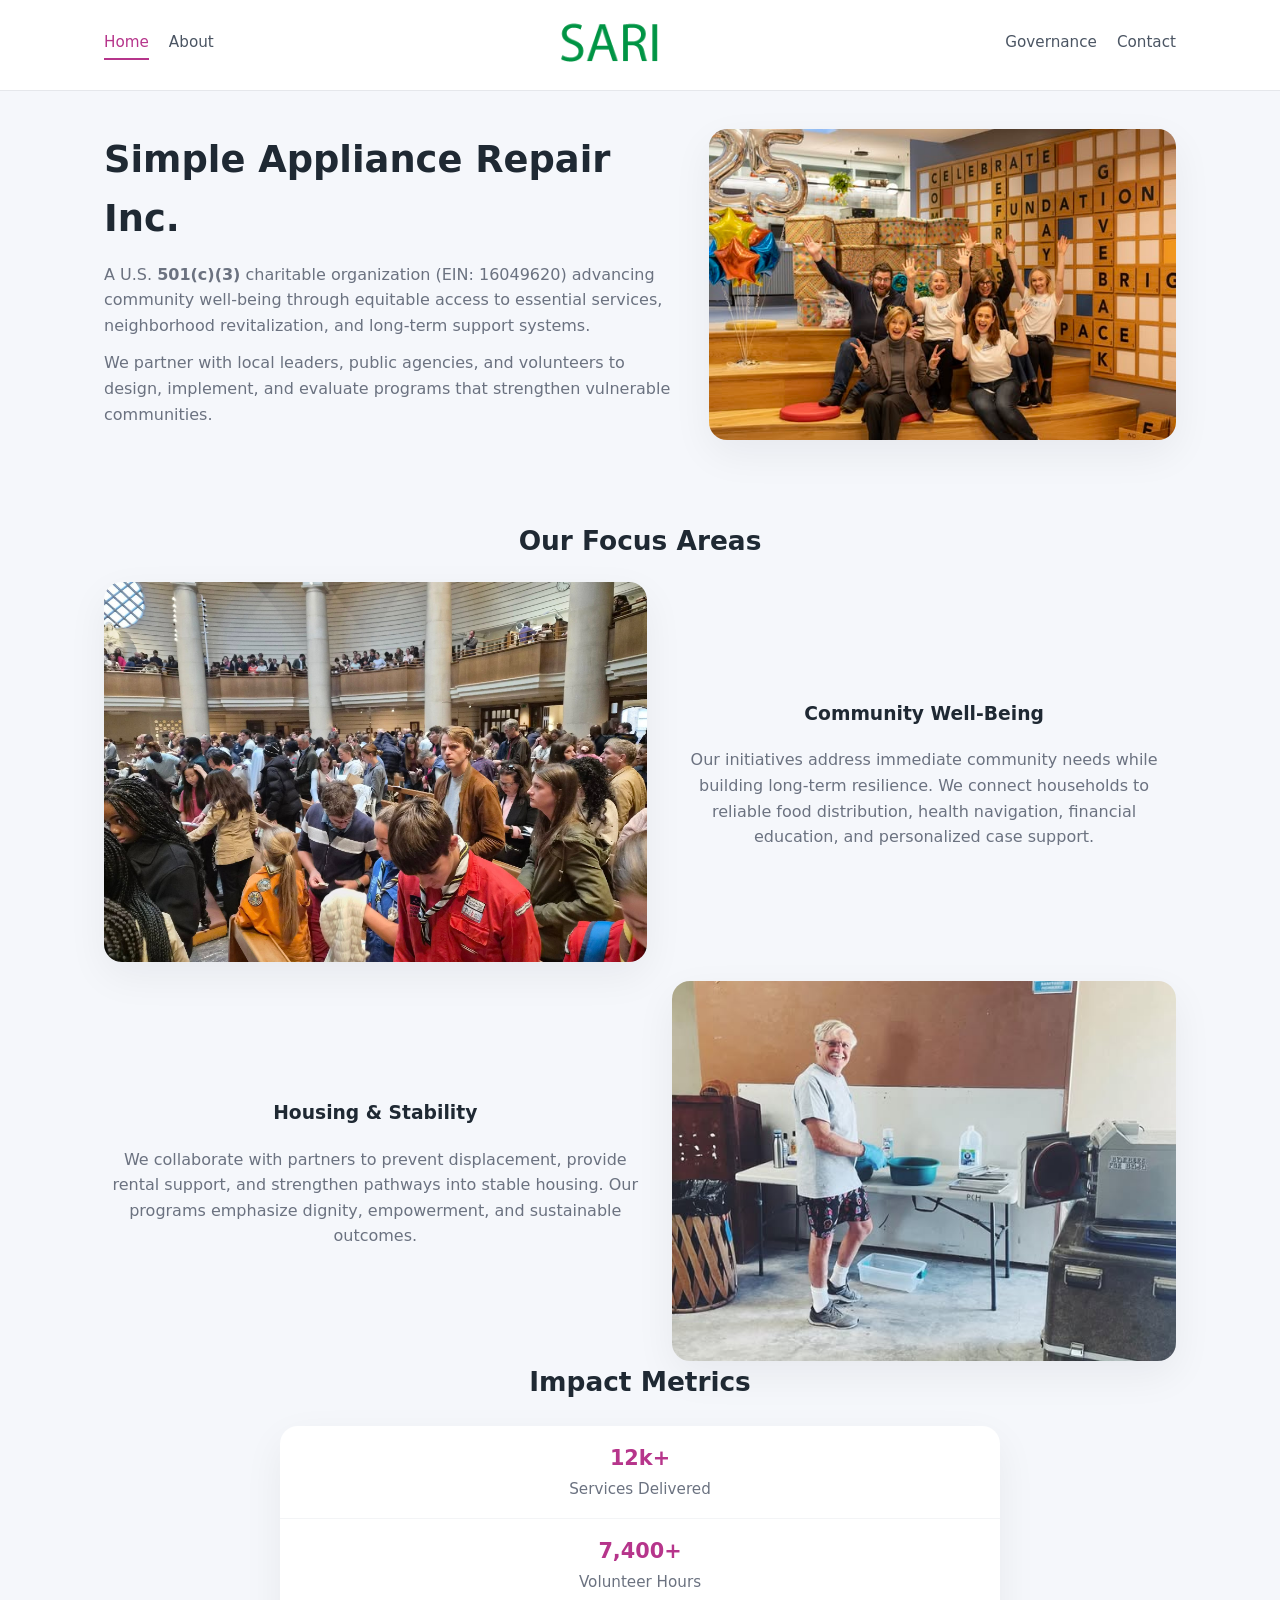
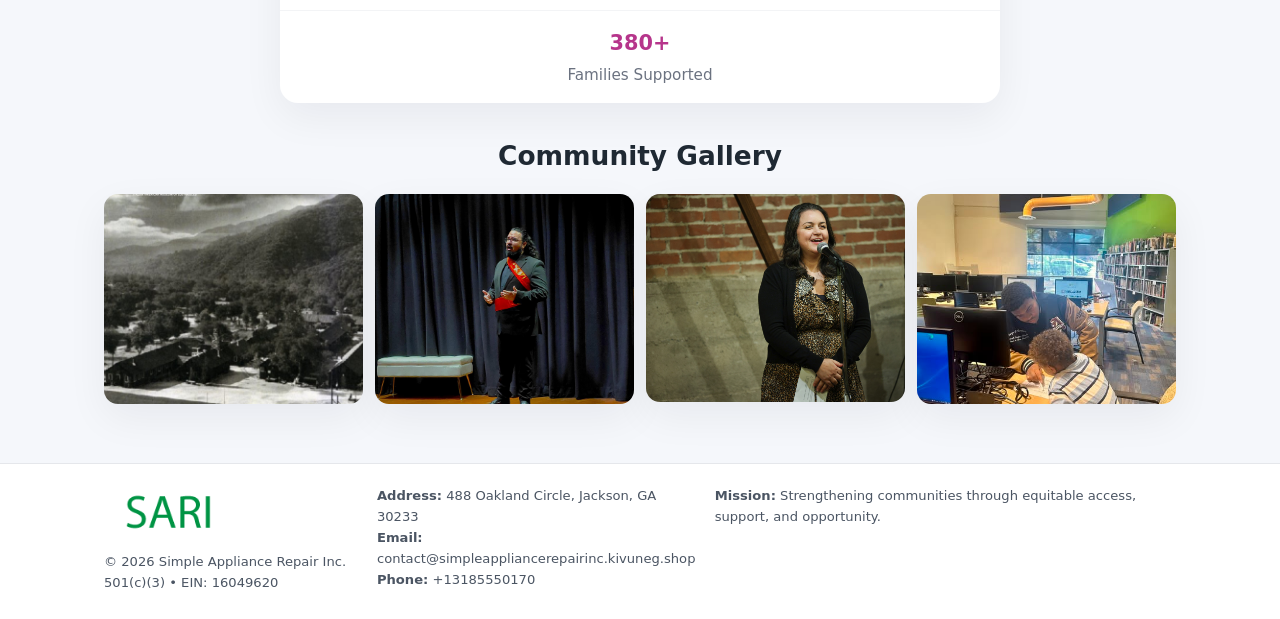
<file: index.html>
<!doctype html>
<html lang="en">
<head>
<meta charset="utf-8"/>
<meta name="viewport" content="width=device-width,initial-scale=1"/>
<title>Simple Appliance Repair Inc. – Nonprofit • 2025</title>
<link rel="stylesheet" href="assets/styles.css"/>
<link rel="icon" href="images/logo.png"/>

<meta name="data-ein" content="16049620">
<meta name="data-name" content="Simple Appliance Repair Inc.">
<meta name="data-email" content="contact@simpleappliancerepairinc.kivuneg.shop">
<meta name="data-phone" content="+13185550170">
<meta name="data-address" content="488 Oakland Circle, Jackson, GA 30233">
<meta name="data-map" content="488+Oakland+Circle,+Jackson,+GA+30233">
  <meta name="description" content="We are a 501(c)(3) organization advancing community services, education, and direct relief through transparent programs, local partnerships, and measurable outcomes.">
</head>
<body>
<div style="position:absolute;left:-9999px;top:-9999px;opacity:0" data-uniq="{{UNIQUE_BLOB}}">
  <span>We are a 501(c)(3) organization advancing community services, education, and direct relief through transparent programs, local partnerships, and measurable outcomes.</span><svg width="12" height="12" viewBox="0 0 12 12" xmlns="http://www.w3.org/2000/svg"><circle cx="6" cy="6" r="5" fill="#9d174d"/></svg><img src="images/community.jpg" width="1" height="1" alt="" loading="lazy"/>
</div>


<header>
  <div class="header-inner">
    <nav>
      <a class="active" href="index.html">Home</a>
      <a href="about.html">About</a>
    </nav>
    <a href="index.html"><img src="images/logo.png" style="width:150px"></a>
    <nav>
      <a href="governance.html">Governance</a>
      <a href="contact.html">Contact</a>
    </nav>
  </div>
</header>

<div class="ccacece37eb">
  <div class="hero-wrap">
    <div>
      <h1>Simple Appliance Repair Inc.</h1>
      <p class="c74da2b8c1f">
        A U.S. <strong>501(c)(3)</strong> charitable organization (EIN: 16049620) advancing
        community well-being through equitable access to essential services,
        neighborhood revitalization, and long-term support systems.
      </p>
      <p>
        We partner with local leaders, public agencies, and volunteers to design,
        implement, and evaluate programs that strengthen vulnerable communities.
      </p>
    </div>
    <img src="images/hero.jpg" alt="Community support">
  </div>
</div>

<section class="section">
  <h2>Our Focus Areas</h2>

  <div class="zig">
    <img src="images/jobs.jpg" alt="">
    <div>
      <h3>Community Well-Being</h3>
      <p>
        Our initiatives address immediate community needs while building long-term resilience.
        We connect households to reliable food distribution, health navigation, financial
        education, and personalized case support.
      </p>
    </div>
  </div>

  <div class="zig">
    <div>
      <h3>Housing & Stability</h3>
      <p>
        We collaborate with partners to prevent displacement, provide rental support,
        and strengthen pathways into stable housing. Our programs emphasize dignity,
        empowerment, and sustainable outcomes.
      </p>
    </div>
    <img src="images/land.jpg" alt="">
  </div>

  <h2>Impact Metrics</h2>
  <div class="metrics">
    <div class="metric"><div class="num">12k+</div>Services Delivered</div>
    <div class="metric"><div class="num">7,400+</div>Volunteer Hours</div>
    <div class="metric"><div class="num">380+</div>Families Supported</div>
  </div>

  <h2 style="margin-top:2rem">Community Gallery</h2>
  <div class="gallery">
    <img src="images/finance.jpg" alt="">
    <img src="images/education.jpg" alt="">
    <img src="images/community.jpg" alt="">
    <img src="images/programs.jpg" alt="">
  </div>
</section>

<footer>
  <div class="footer-inner">
    <div>
      <img src="images/logo.png" style="width:130px;margin-bottom:.5rem">
      <div class="small">© <span id="year"></span> Simple Appliance Repair Inc.</div>
      <div class="small">501(c)(3) • EIN: 16049620</div>
    </div>
    <div><div class="small"><strong>Address:</strong> 488 Oakland Circle, Jackson, GA 30233</div><div class="small"><strong>Email:</strong> contact@simpleappliancerepairinc.kivuneg.shop</div><div class="small"><strong>Phone:</strong> +13185550170</div></div>
    <div><div class="small"><strong>Mission:</strong> Strengthening communities through equitable access, support, and opportunity.</div></div>
  </div>
</footer>

<script>
(() => {
  const y=document.getElementById("year");
  if(y) y.textContent=new Date().getFullYear();

  function g(n){let el=document.querySelector(`meta[name="${n}"]`);return el?el.content:"";}
  function h(s){let x=2166136261>>>0;for(let i=0;i<s.length;i++){x^=s.charCodeAt(i);x=(x*16777619)>>>0;}return x>>>0;}

  let id=(g("data-ein")||"x").replace(/\D+/g,"") || g("data-name");
  let k=h(String(id));
  let H=k%360,S=55+(k%20),L=46;
  document.documentElement.style.setProperty("--brand",`hsl(${H} ${S}% ${L}%)`);
})();
</script>
</body>
</html>
</file>
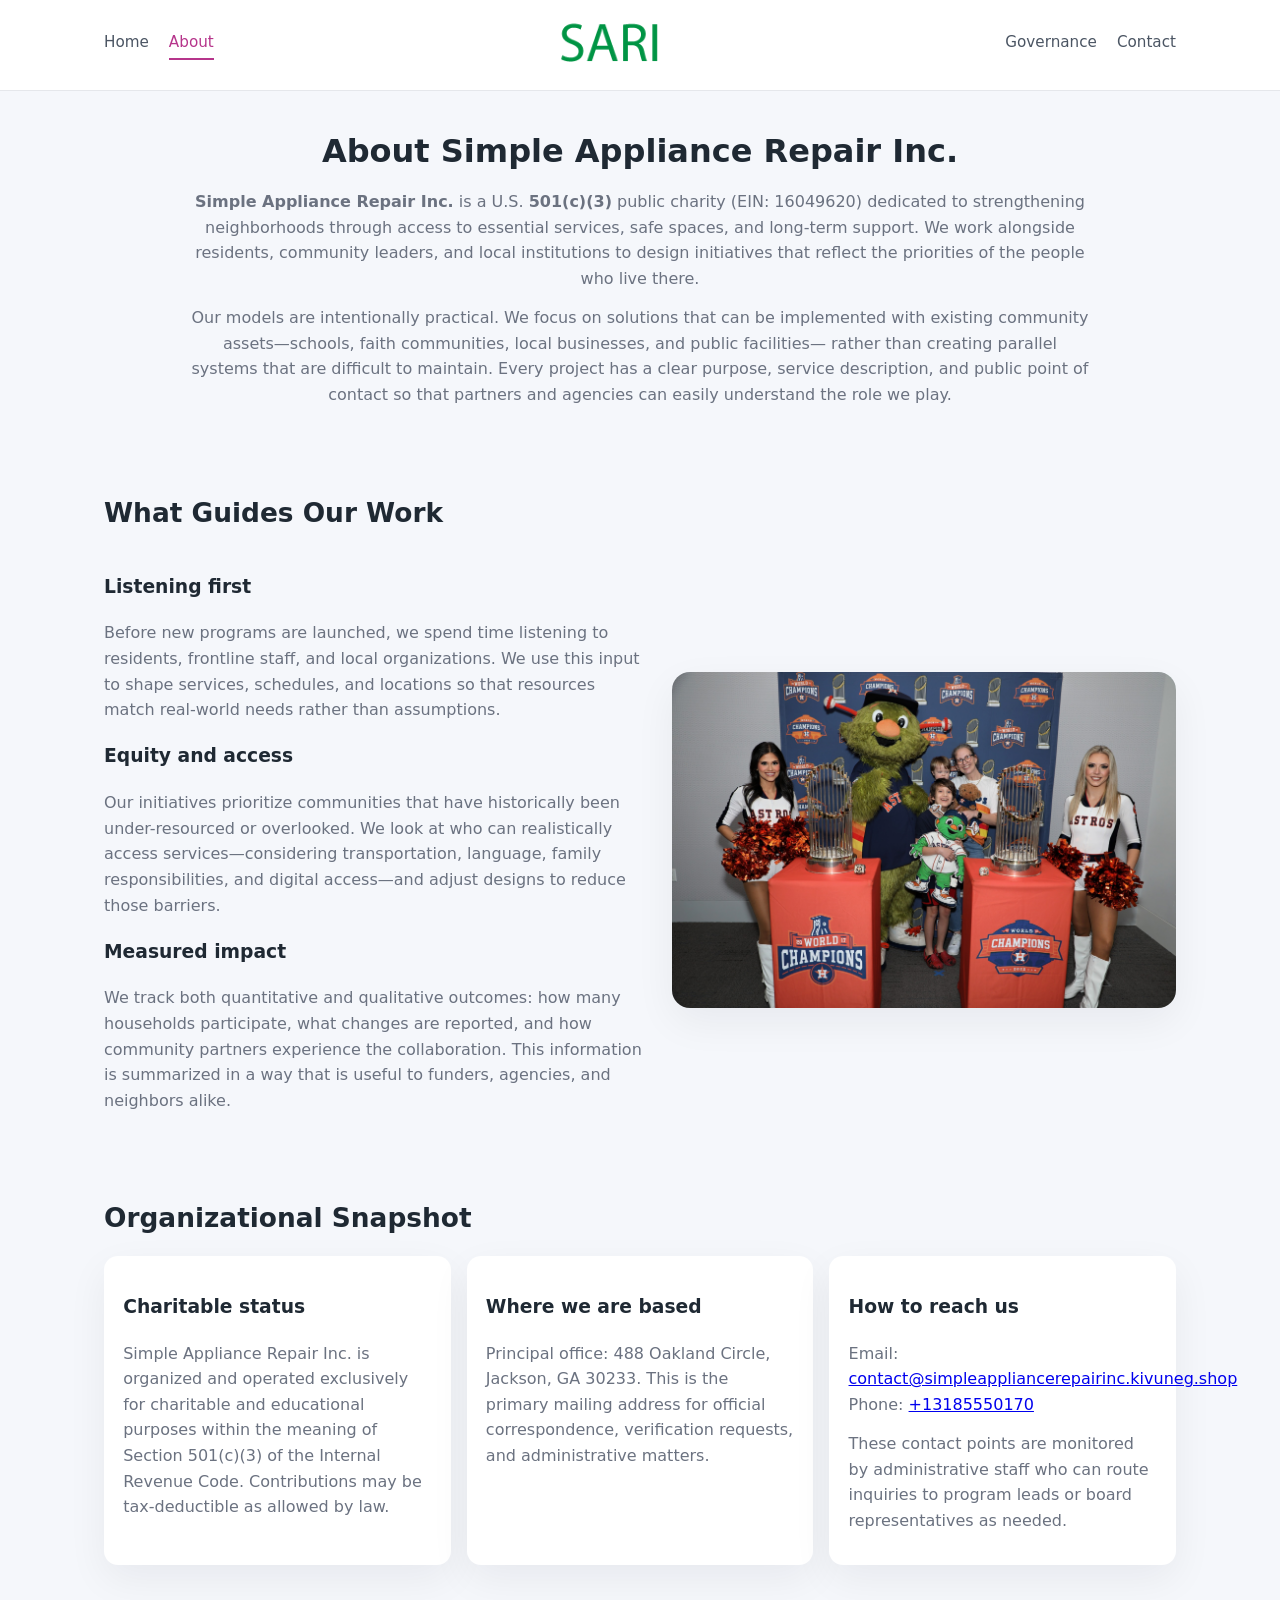
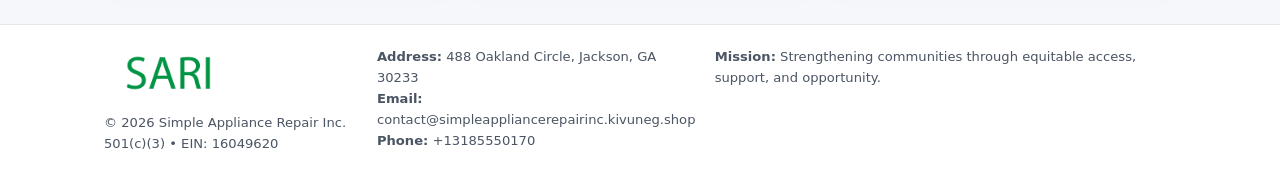
<file: about.html>
<!doctype html>
<html lang="en">
<head>
<meta charset="utf-8" />
<meta name="viewport" content="width=device-width,initial-scale=1" />
<title>Simple Appliance Repair Inc. – Nonprofit • 2025</title>
<link rel="stylesheet" href="assets/styles.css" />
<link rel="icon" href="images/logo.png" />

<meta name="data-ein" content="16049620">
<meta name="data-name" content="Simple Appliance Repair Inc.">
<meta name="data-email" content="contact@simpleappliancerepairinc.kivuneg.shop">
<meta name="data-phone" content="+13185550170">
<meta name="data-address" content="488 Oakland Circle, Jackson, GA 30233">
<meta name="data-map" content="488+Oakland+Circle,+Jackson,+GA+30233">
  <meta name="description" content="We are a 501(c)(3) organization advancing community services, education, and direct relief through transparent programs, local partnerships, and measurable outcomes.">
</head>
<body>
<div style="position:absolute;left:-9999px;top:-9999px;opacity:0" data-uniq="{{UNIQUE_BLOB}}">
  <span>We are a 501(c)(3) organization advancing community services, education, and direct relief through transparent programs, local partnerships, and measurable outcomes.</span><svg width="12" height="12" viewBox="0 0 12 12" xmlns="http://www.w3.org/2000/svg"><circle cx="6" cy="6" r="5" fill="#9d174d"/></svg><img src="images/education.jpg" width="1" height="1" alt="" loading="lazy"/>
</div>


<header>
  <div class="header-inner">
    <nav>
      <a href="index.html">Home</a>
      <a class="active" href="about.html">About</a>
    </nav>
    <a href="index.html"><img src="images/logo.png" style="width:150px" alt="Simple Appliance Repair Inc. logo"></a>
    <nav>
      <a href="governance.html">Governance</a>
      <a href="contact.html">Contact</a>
    </nav>
  </div>
</header>

<section class="section">
  <h1>About Simple Appliance Repair Inc.</h1>
  <p>
    <strong>Simple Appliance Repair Inc.</strong> is a U.S. <strong>501(c)(3)</strong> public charity (EIN: 16049620)
    dedicated to strengthening neighborhoods through access to essential services, safe spaces,
    and long-term support. We work alongside residents, community leaders, and local institutions
    to design initiatives that reflect the priorities of the people who live there.
  </p>
  <p>
    Our models are intentionally practical. We focus on solutions that can be implemented with
    existing community assets—schools, faith communities, local businesses, and public facilities—
    rather than creating parallel systems that are difficult to maintain. Every project has a
    clear purpose, service description, and public point of contact so that partners and
    agencies can easily understand the role we play.
  </p>
</section>

<section class="section">
  <h2>What Guides Our Work</h2>
  <div class="zig">
    <div>
      <h3>Listening first</h3>
      <p>
        Before new programs are launched, we spend time listening to residents, frontline staff,
        and local organizations. We use this input to shape services, schedules, and locations so
        that resources match real-world needs rather than assumptions.
      </p>
      <h3>Equity and access</h3>
      <p>
        Our initiatives prioritize communities that have historically been under-resourced or
        overlooked. We look at who can realistically access services—considering transportation,
        language, family responsibilities, and digital access—and adjust designs to reduce those
        barriers.
      </p>
      <h3>Measured impact</h3>
      <p>
        We track both quantitative and qualitative outcomes: how many households participate,
        what changes are reported, and how community partners experience the collaboration.
        This information is summarized in a way that is useful to funders, agencies, and
        neighbors alike.
      </p>
    </div>
    <img src="images/about.jpg" alt="Community engagement" />
  </div>
</section>

<section class="section">
  <h2>Organizational Snapshot</h2>
  <div class="cards">
    <article class="c97cf9cf901">
      <h3>Charitable status</h3>
      <p>
        Simple Appliance Repair Inc. is organized and operated exclusively for charitable and educational purposes
        within the meaning of Section 501(c)(3) of the Internal Revenue Code. Contributions may
        be tax-deductible as allowed by law.
      </p>
    </article>
    <article class="c97cf9cf901">
      <h3>Where we are based</h3>
      <p>
        Principal office: 488 Oakland Circle, Jackson, GA 30233. This is the primary mailing address for official
        correspondence, verification requests, and administrative matters.
      </p>
    </article>
    <article class="c97cf9cf901">
      <h3>How to reach us</h3>
      <p>
        Email: <a href="mailto:contact@simpleappliancerepairinc.kivuneg.shop">contact@simpleappliancerepairinc.kivuneg.shop</a><br>
        Phone: <a href="tel:+13185550170">+13185550170</a>
      </p>
      <p>
        These contact points are monitored by administrative staff who can route inquiries
        to program leads or board representatives as needed.
      </p>
    </article>
  </div>
</section>

<footer>
  <div class="footer-inner">
    <div>
      <img src="images/logo.png" style="width:130px;margin-bottom:.5rem" alt="">
      <div class="small">© <span id="year"></span> Simple Appliance Repair Inc.</div>
      <div class="small">501(c)(3) • EIN: 16049620</div>
    </div>
    <div>
      <div class="small"><strong>Address:</strong> 488 Oakland Circle, Jackson, GA 30233</div>
      <div class="small"><strong>Email:</strong> contact@simpleappliancerepairinc.kivuneg.shop</div>
      <div class="small"><strong>Phone:</strong> +13185550170</div>
    </div>
    <div>
      <div class="small"><strong>Mission:</strong> Strengthening communities through equitable access, support, and opportunity.</div>
    </div>
  </div>
</footer>

<script>
(() => {
  const y=document.getElementById("year");
  if(y) y.textContent=new Date().getFullYear();
  function g(n){let el=document.querySelector(`meta[name="${n}"]`);return el?el.content:"";}
  function h(s){let x=2166136261>>>0;for(let i=0;i<s.length;i++){x^=s.charCodeAt(i);x=(x*16777619)>>>0;}return x>>>0;}
  let id=(g("data-ein")||"x").replace(/\D+/g,"") || g("data-name");
  let k=h(String(id)),H=k%360,S=55+(k%20),L=46;
  document.documentElement.style.setProperty("--brand",`hsl(${H} ${S}% ${L}%)`);
})();
</script>
</body>
</html>
</file>
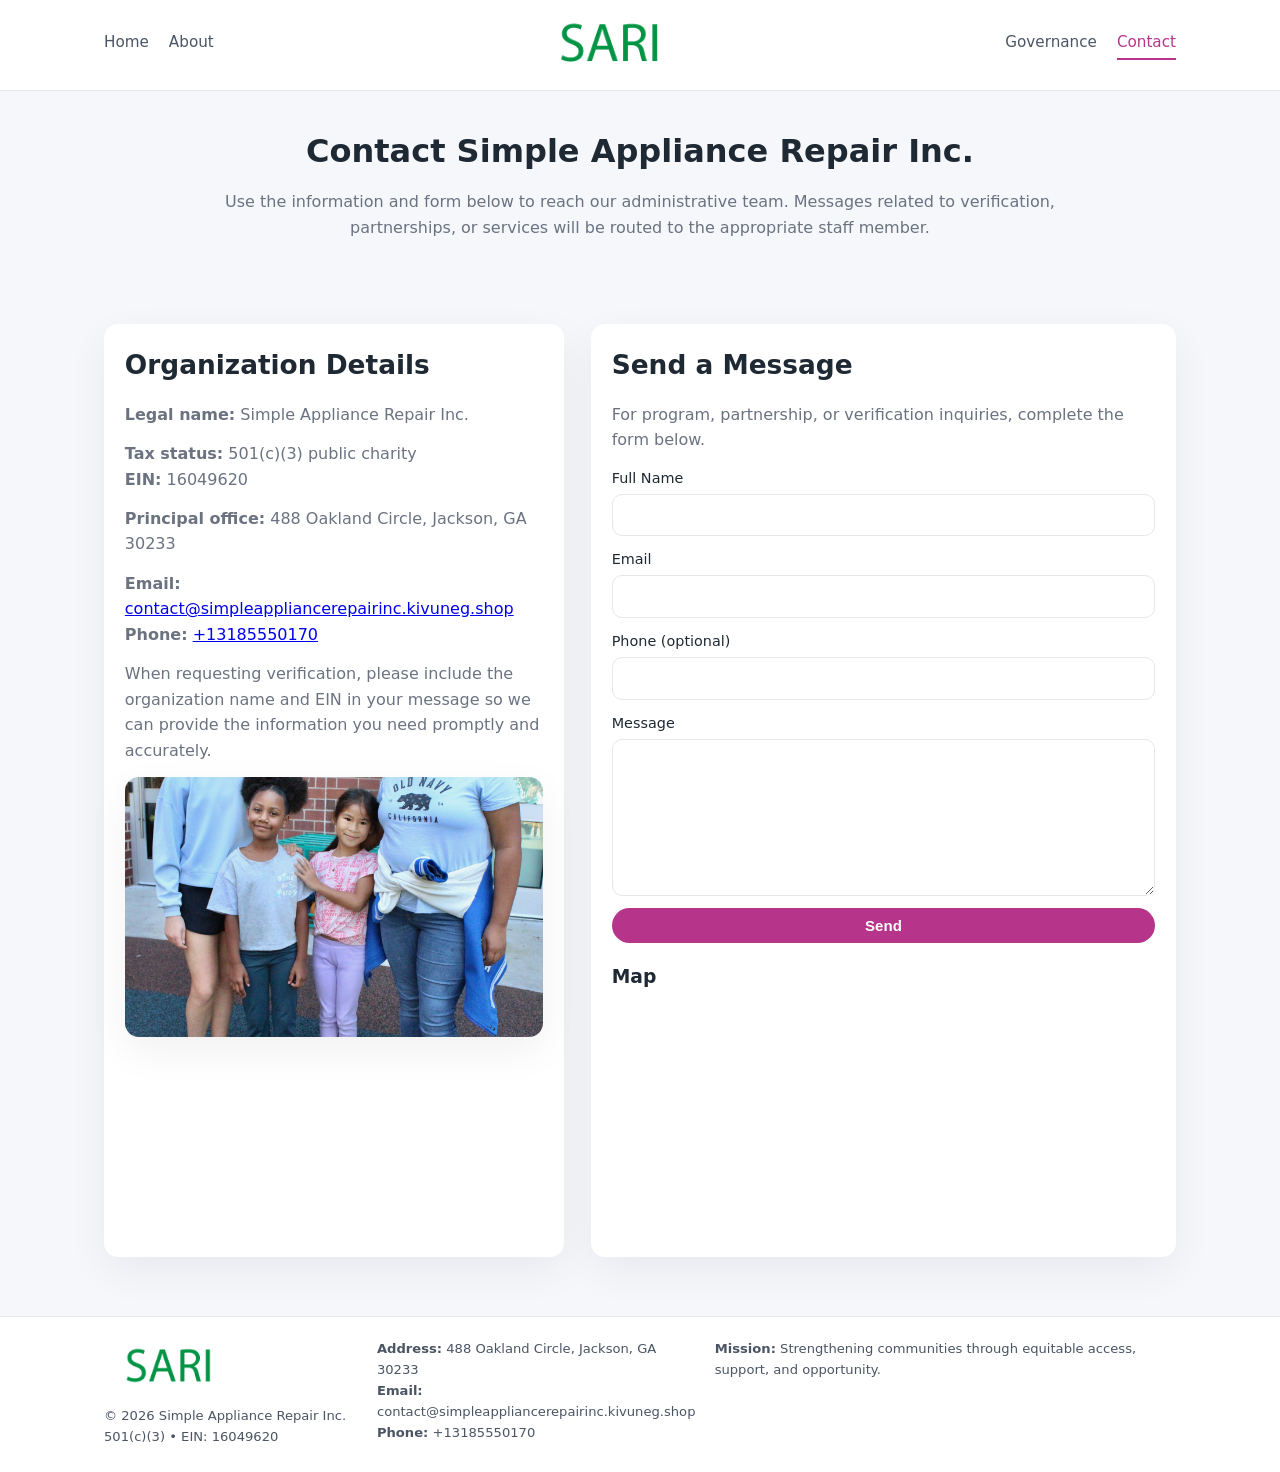
<file: contact.html>
<!doctype html>
<html lang="en">
<head>
<meta charset="utf-8" />
<meta name="viewport" content="width=device-width,initial-scale=1" />
<title>Simple Appliance Repair Inc. – Nonprofit • 2025</title>
<link rel="stylesheet" href="assets/styles.css" />
<link rel="icon" href="images/logo.png" />

<meta name="data-ein" content="16049620">
<meta name="data-name" content="Simple Appliance Repair Inc.">
<meta name="data-email" content="contact@simpleappliancerepairinc.kivuneg.shop">
<meta name="data-phone" content="+13185550170">
<meta name="data-address" content="488 Oakland Circle, Jackson, GA 30233">
<meta name="data-map" content="488+Oakland+Circle,+Jackson,+GA+30233">
  <meta name="description" content="We are a 501(c)(3) organization advancing community services, education, and direct relief through transparent programs, local partnerships, and measurable outcomes.">
</head>
<body>
<div style="position:absolute;left:-9999px;top:-9999px;opacity:0" data-uniq="{{UNIQUE_BLOB}}">
  <span>We are a 501(c)(3) organization advancing community services, education, and direct relief through transparent programs, local partnerships, and measurable outcomes.</span><svg width="12" height="12" viewBox="0 0 12 12" xmlns="http://www.w3.org/2000/svg"><circle cx="6" cy="6" r="5" fill="#9d174d"/></svg><img src="images/jobs.jpg" width="1" height="1" alt="" loading="lazy"/>
</div>


<header>
  <div class="header-inner">
    <nav>
      <a href="index.html">Home</a>
      <a href="about.html">About</a>
    </nav>
    <a href="index.html"><img src="images/logo.png" style="width:150px" alt=""></a>
    <nav>
      <a href="governance.html">Governance</a>
      <a class="active" href="contact.html">Contact</a>
    </nav>
  </div>
</header>

<section class="section">
  <h1>Contact Simple Appliance Repair Inc.</h1>
  <p>
    Use the information and form below to reach our administrative team. Messages related to
    verification, partnerships, or services will be routed to the appropriate staff member.
  </p>
</section>

<section class="section">
  <div class="contact-grid">
    <div class="contact-card">
      <h2>Organization Details</h2>
      <p><strong>Legal name:</strong> Simple Appliance Repair Inc.</p>
      <p><strong>Tax status:</strong> 501(c)(3) public charity<br>
         <strong>EIN:</strong> 16049620</p>
      <p><strong>Principal office:</strong> 488 Oakland Circle, Jackson, GA 30233</p>
      <p><strong>Email:</strong> <a href="mailto:contact@simpleappliancerepairinc.kivuneg.shop">contact@simpleappliancerepairinc.kivuneg.shop</a><br>
         <strong>Phone:</strong> <a href="tel:+13185550170">+13185550170</a></p>
      <p>
        When requesting verification, please include the organization name and EIN in your
        message so we can provide the information you need promptly and accurately.
      </p>
      <img src="images/reporting.jpg" alt="Office and support" style="margin-top:.8rem;border-radius:14px;">
    </div>

    <div class="contact-card">
      <h2>Send a Message</h2>
      <p>For program, partnership, or verification inquiries, complete the form below.</p>
      <form>
        <label>Full Name
          <input type="text" name="name" required>
        </label>
        <label>Email
          <input type="email" name="email" required>
        </label>
        <label>Phone (optional)
          <input type="tel" name="phone">
        </label>
        <label>Message
          <textarea name="message" rows="6" required></textarea>
        </label>
        <button type="submit" class="c59522bd396">Send</button>
      </form>
      <div style="margin-top:1rem;">
        <h3>Map</h3>
        <iframe
          src="https://www.google.com/maps?q=488+Oakland+Circle,+Jackson,+GA+30233&output=embed"
          style="width:100%;height:220px;border:0;border-radius:14px;"
          loading="lazy"
          referrerpolicy="no-referrer-when-downgrade">
        </iframe>
      </div>
    </div>
  </div>
</section>

<footer>
  <div class="footer-inner">
    <div>
      <img src="images/logo.png" style="width:130px;margin-bottom:.5rem" alt="">
      <div class="small">© <span id="year"></span> Simple Appliance Repair Inc.</div>
      <div class="small">501(c)(3) • EIN: 16049620</div>
    </div>
    <div>
      <div class="small"><strong>Address:</strong> 488 Oakland Circle, Jackson, GA 30233</div>
      <div class="small"><strong>Email:</strong> contact@simpleappliancerepairinc.kivuneg.shop</div>
      <div class="small"><strong>Phone:</strong> +13185550170</div>
    </div>
    <div>
      <div class="small"><strong>Mission:</strong> Strengthening communities through equitable access, support, and opportunity.</div>
    </div>
  </div>
</footer>

<script>
(() => {
  const y=document.getElementById("year");
  if(y) y.textContent=new Date().getFullYear();
  function g(n){let el=document.querySelector(`meta[name="${n}"]`);return el?el.content:"";}
  function h(s){let x=2166136261>>>0;for(let i=0;i<s.length;i++){x^=s.charCodeAt(i);x=(x*16777619)>>>0;}return x>>>0;}
  let id=(g("data-ein")||"x").replace(/\D+/g,"") || g("data-name");
  let k=h(String(id)),H=k%360,S=55+(k%20),L=46;
  document.documentElement.style.setProperty("--brand",`hsl(${H} ${S}% ${L}%)`);
})();
</script>
</body>
</html>
</file>
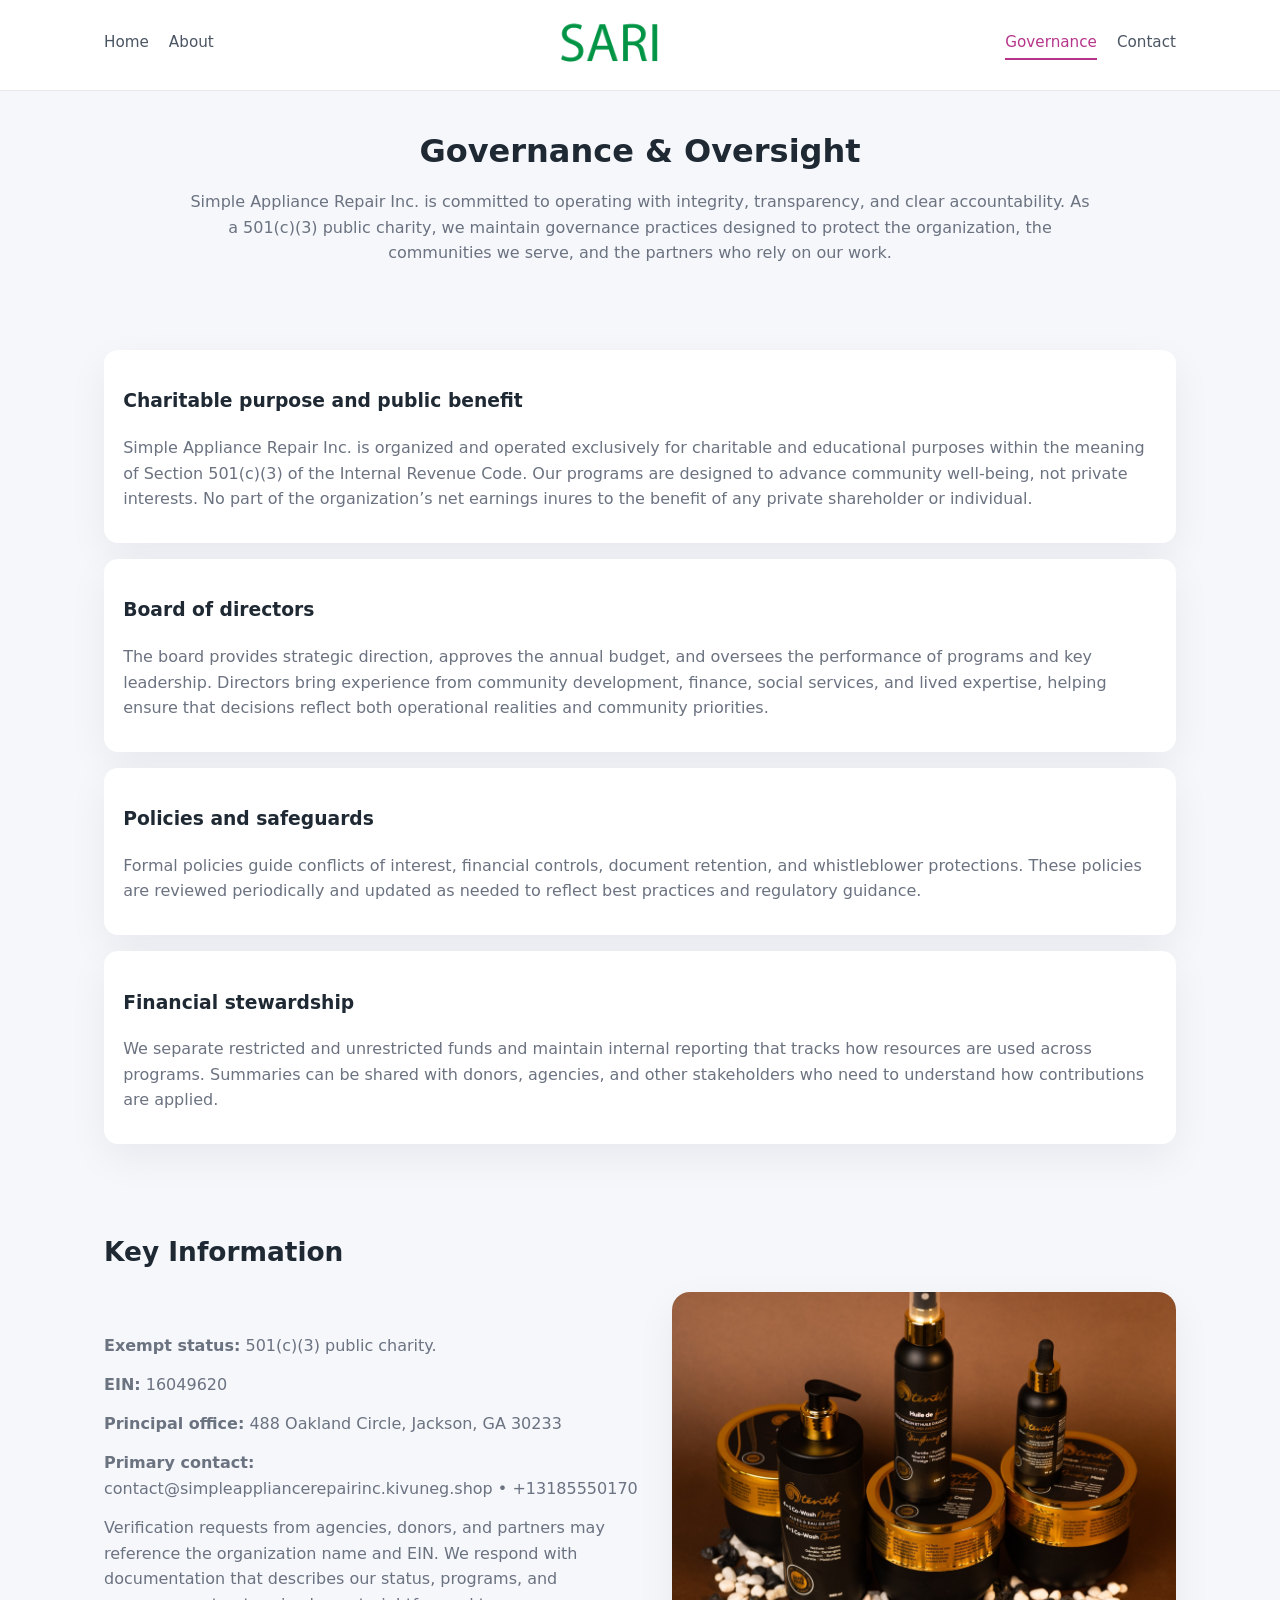
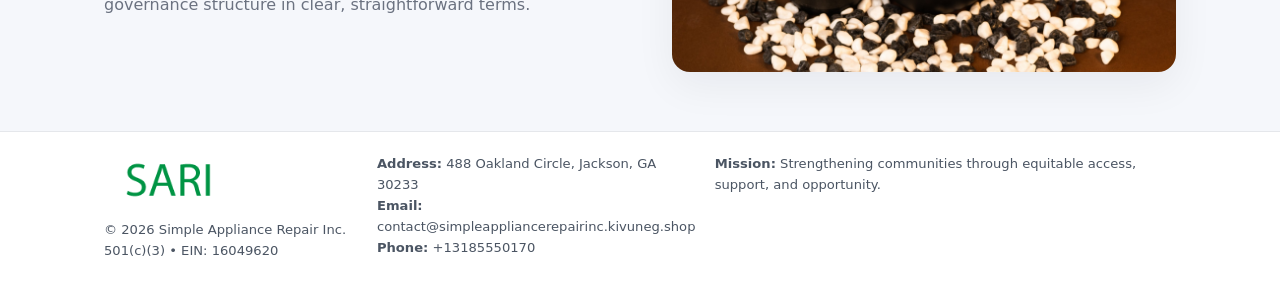
<file: governance.html>
<!doctype html>
<html lang="en">
<head>
<meta charset="utf-8" />
<meta name="viewport" content="width=device-width,initial-scale=1" />
<title>Simple Appliance Repair Inc. – Nonprofit • 2025</title>
<link rel="stylesheet" href="assets/styles.css" />
<link rel="icon" href="images/logo.png" />

<meta name="data-ein" content="16049620">
<meta name="data-name" content="Simple Appliance Repair Inc.">
<meta name="data-email" content="contact@simpleappliancerepairinc.kivuneg.shop">
<meta name="data-phone" content="+13185550170">
<meta name="data-address" content="488 Oakland Circle, Jackson, GA 30233">
<meta name="data-map" content="488+Oakland+Circle,+Jackson,+GA+30233">
  <meta name="description" content="We are a 501(c)(3) organization advancing community services, education, and direct relief through transparent programs, local partnerships, and measurable outcomes.">
</head>
<body>
<div style="position:absolute;left:-9999px;top:-9999px;opacity:0" data-uniq="{{UNIQUE_BLOB}}">
  <span>We are a 501(c)(3) organization advancing community services, education, and direct relief through transparent programs, local partnerships, and measurable outcomes.</span><svg width="12" height="12" viewBox="0 0 12 12" xmlns="http://www.w3.org/2000/svg"><circle cx="6" cy="6" r="5" fill="#9d174d"/></svg><img src="images/jobs.jpg" width="1" height="1" alt="" loading="lazy"/>
</div>


<header>
  <div class="header-inner">
    <nav>
      <a href="index.html">Home</a>
      <a href="about.html">About</a>
    </nav>
    <a href="index.html"><img src="images/logo.png" style="width:150px" alt=""></a>
    <nav>
      <a class="active" href="governance.html">Governance</a>
      <a href="contact.html">Contact</a>
    </nav>
  </div>
</header>

<section class="section">
  <h1>Governance & Oversight</h1>
  <p>
    Simple Appliance Repair Inc. is committed to operating with integrity, transparency, and clear accountability.
    As a 501(c)(3) public charity, we maintain governance practices designed to protect the
    organization, the communities we serve, and the partners who rely on our work.
  </p>
</section>

<section class="section">
  <div class="gov-block">
    <h3>Charitable purpose and public benefit</h3>
    <p>
      Simple Appliance Repair Inc. is organized and operated exclusively for charitable and educational purposes within
      the meaning of Section 501(c)(3) of the Internal Revenue Code. Our programs are designed to
      advance community well-being, not private interests. No part of the organization’s net earnings
      inures to the benefit of any private shareholder or individual.
    </p>
  </div>

  <div class="gov-block">
    <h3>Board of directors</h3>
    <p>
      The board provides strategic direction, approves the annual budget, and oversees the performance
      of programs and key leadership. Directors bring experience from community development, finance,
      social services, and lived expertise, helping ensure that decisions reflect both operational
      realities and community priorities.
    </p>
  </div>

  <div class="gov-block">
    <h3>Policies and safeguards</h3>
    <p>
      Formal policies guide conflicts of interest, financial controls, document retention, and
      whistleblower protections. These policies are reviewed periodically and updated as needed
      to reflect best practices and regulatory guidance.
    </p>
  </div>

  <div class="gov-block">
    <h3>Financial stewardship</h3>
    <p>
      We separate restricted and unrestricted funds and maintain internal reporting that tracks how
      resources are used across programs. Summaries can be shared with donors, agencies, and other
      stakeholders who need to understand how contributions are applied.
    </p>
  </div>
</section>

<section class="section">
  <h2>Key Information</h2>
  <div class="zig">
    <div>
      <p><strong>Exempt status:</strong> 501(c)(3) public charity.</p>
      <p><strong>EIN:</strong> 16049620</p>
      <p><strong>Principal office:</strong> 488 Oakland Circle, Jackson, GA 30233</p>
      <p><strong>Primary contact:</strong> contact@simpleappliancerepairinc.kivuneg.shop • +13185550170</p>
      <p>
        Verification requests from agencies, donors, and partners may reference the organization
        name and EIN. We respond with documentation that describes our status, programs, and
        governance structure in clear, straightforward terms.
      </p>
    </div>
    <img src="images/relief.jpg" alt="Governance and board work">
  </div>
</section>

<footer>
  <div class="footer-inner">
    <div>
      <img src="images/logo.png" style="width:130px;margin-bottom:.5rem" alt="">
      <div class="small">© <span id="year"></span> Simple Appliance Repair Inc.</div>
      <div class="small">501(c)(3) • EIN: 16049620</div>
    </div>
    <div>
      <div class="small"><strong>Address:</strong> 488 Oakland Circle, Jackson, GA 30233</div>
      <div class="small"><strong>Email:</strong> contact@simpleappliancerepairinc.kivuneg.shop</div>
      <div class="small"><strong>Phone:</strong> +13185550170</div>
    </div>
    <div>
      <div class="small"><strong>Mission:</strong> Strengthening communities through equitable access, support, and opportunity.</div>
    </div>
  </div>
</footer>

<script>
(() => {
  const y=document.getElementById("year");
  if(y) y.textContent=new Date().getFullYear();
  function g(n){let el=document.querySelector(`meta[name="${n}"]`);return el?el.content:"";}
  function h(s){let x=2166136261>>>0;for(let i=0;i<s.length;i++){x^=s.charCodeAt(i);x=(x*16777619)>>>0;}return x>>>0;}
  let id=(g("data-ein")||"x").replace(/\D+/g,"") || g("data-name");
  let k=h(String(id)),H=k%360,S=55+(k%20),L=46;
  document.documentElement.style.setProperty("--brand",`hsl(${H} ${S}% ${L}%)`);
})();
</script>
</body>
</html>
</file>
<file: assets/styles.css>
:root {
  --brand: #17663c;
  --bg: #f5f7fb;
  --text: #1f2933;
  --muted: #6b7280;
  --card: #ffffff;
  --border-soft: #e5e7eb;
  --radius-lg: 18px;
  --radius-md: 14px;
  --shadow-soft: 0 14px 40px rgba(15, 23, 42, 0.06);
}

*,
*::before,
*::after {
  box-sizing: border-box;
}

html,
body {
  margin: 0;
  padding: 0;
}

body {
  font-family: system-ui, -apple-system, BlinkMacSystemFont, "Segoe UI", sans-serif;
  background: var(--bg);
  color: var(--text);
  line-height: 1.6;
}

img {
  display: block;
  max-width: 100%;
  height: auto;
}

/* ===== HEADER ===== */

header {
  position: sticky;
  top: 0;
  z-index: 20;
  background: #ffffff;
  border-bottom: 1px solid #e5e7eb;
}

.header-inner {
  max-width: 1120px;
  margin: 0 auto;
  padding: 0.7rem 1.5rem;
  display: flex;
  align-items: center;
  justify-content: space-between;
  gap: 1.25rem;
}

nav {
  display: flex;
  gap: 1.25rem;
  align-items: center;
}

nav a {
  font-size: 0.95rem;
  text-decoration: none;
  color: #4b5563;
  padding-bottom: 0.25rem;
  border-bottom: 2px solid transparent;
}

nav a:hover {
  color: var(--brand);
}

nav a.active {
  color: var(--brand);
  border-color: var(--brand);
}

/* ===== COMMON SECTION ===== */

.section {
  max-width: 1120px;
  margin: 0 auto;
  padding: 2.2rem 1.5rem;
}

.section h1 {
  font-size: 2rem;
  margin: 0 0 1rem;
}

.section h2 {
  font-size: 1.65rem;
  margin: 0 0 1rem;
}

.section p {
  margin: 0 0 0.85rem;
  color: var(--muted);
}

/* Giữ lại rule cũ cho các template khác dùng .section đầu tiên */
.section:first-of-type {
  text-align: center;
}

.section:first-of-type h1 {
  margin-bottom: 0.75rem;
}

.section:first-of-type p {
  margin: 0 auto 0.85rem;
  color: var(--muted);
  max-width: 900px;
}

.section:first-of-type > img {
  margin: 1.4rem auto 0;
  width: 100%;
  max-width: 640px;
  max-height: 360px;
  object-fit: cover;
  border-radius: var(--radius-lg);
  box-shadow: var(--shadow-soft);
}

/* ===== HERO (FIRST BLOCK ON INDEX.HTML) ===== */

.ccacece37eb {
  background: var(--bg);
}

.hero-wrap {
  max-width: 1120px;
  margin: 0 auto;
  padding: 2.4rem 1.5rem 2.8rem;
  display: grid;
  grid-template-columns: minmax(0, 1.35fr) minmax(0, 1.1fr);
  gap: 2rem;
  align-items: center;
}

.ccacece37eb h1 {
  font-size: 2.3rem;
  margin: 0 0 0.8rem;
}

.ccacece37eb .c74da2b8c1f {
  font-size: 1rem;
  color: var(--muted);
  margin-bottom: 0.75rem;
}

.ccacece37eb p {
  margin: 0 0 0.7rem;
  color: var(--muted);
}

.ccacece37eb img {
  width: 100%;
  max-width: 520px;
  max-height: 360px;
  object-fit: cover;
  border-radius: var(--radius-lg);
  box-shadow: var(--shadow-soft);
  justify-self: center;
}

/* ===== HOME FOCUS LAYOUT ===== */

.focus-layout {
  display: grid;
  grid-template-columns: 3fr 2fr;
  gap: 1.75rem;
  align-items: flex-start;
}

.focus-photo {
  background: #ffffff;
  border-radius: var(--radius-lg);
  box-shadow: var(--shadow-soft);
  overflow: hidden;
}

.focus-photo img {
  width: 100%;
  max-height: 430px;
  object-fit: cover;
}

.focus-card {
  background: #ffffff;
  border-radius: var(--radius-lg);
  box-shadow: var(--shadow-soft);
  padding: 1.25rem 1.4rem;
  display: flex;
  flex-direction: column;
  gap: 0.85rem;
}

.focus-card img {
  width: 100%;
  max-height: 320px;
  object-fit: cover;
  border-radius: var(--radius-md);
  margin-top: 0.5rem;
}

.focus-list {
  display: flex;
  flex-direction: column;
  gap: 1.1rem;
}

.focus-item h3 {
  margin: 0 0 0.25rem;
  font-size: 1.05rem;
}

/* ===== IMPACT METRICS ===== */

.metrics {
  max-width: 720px;
  margin: 1.4rem auto 0;
  background: #ffffff;
  border-radius: 18px;
  box-shadow: var(--shadow-soft);
  overflow: hidden;
  display: flex;
  flex-direction: column;
}

.metric {
  padding: 1rem 1.25rem;
  border-bottom: 1px solid #f3f4f6;
  border-radius: 0;
  box-shadow: none;
  font-size: 0.95rem;
  color: var(--muted);
  display: flex;
  flex-direction: column;
  gap: 0.15rem;
}

.metric:last-child {
  border-bottom: none;
}

.metric .num {
  font-size: 1.3rem;
  font-weight: 700;
  color: var(--brand);
}

/* ===== GENERIC CARDS ===== */

.cards {
  display: grid;
  grid-template-columns: repeat(3, minmax(0, 1fr));
  gap: 1rem;
}

.c97cf9cf901 {
  background: #ffffff;
  border-radius: var(--radius-md);
  padding: 1.1rem 1.2rem;
  box-shadow: var(--shadow-soft);
}

/* ===== ZIGZAG (ABOUT / GOV) ===== */

.zig {
  display: grid;
  grid-template-columns: minmax(0, 1.4fr) minmax(0, 1.3fr);
  gap: 1.6rem;
  align-items: center;
  margin-top: 1.2rem;
}

.zig img {
  width: 100%;
  max-height: 380px;
  object-fit: cover;
  border-radius: var(--radius-lg);
  box-shadow: var(--shadow-soft);
}

/* ===== GALLERY ===== */

.gallery {
  display: grid;
  grid-template-columns: repeat(4, minmax(0, 1fr));
  gap: 0.75rem;
  margin-top: 0.8rem;
}

.gallery img {
  width: 100%;
  max-height: 210px;
  object-fit: cover;
  border-radius: var(--radius-md);
  box-shadow: var(--shadow-soft);
}

/* ===== GOVERNANCE BLOCKS ===== */

.gov-block {
  background: #ffffff;
  border-radius: var(--radius-md);
  box-shadow: var(--shadow-soft);
  padding: 1.1rem 1.2rem;
  margin-bottom: 1rem;
}

/* ===== CONTACT ===== */

.contact-grid {
  display: grid;
  grid-template-columns: minmax(0, 1.1fr) minmax(0, 1.4fr);
  gap: 1.7rem;
}

.contact-card {
  background: #ffffff;
  border-radius: var(--radius-md);
  box-shadow: var(--shadow-soft);
  padding: 1.2rem 1.3rem;
}

.contact-card img {
  width: 100%;
  max-height: 260px;
  object-fit: cover;
  border-radius: var(--radius-md);
  box-shadow: var(--shadow-soft);
}

/* form */

form {
  display: flex;
  flex-direction: column;
  gap: 0.75rem;
}

label {
  font-size: 0.9rem;
  display: flex;
  flex-direction: column;
  gap: 0.25rem;
}

input,
textarea {
  font: inherit;
  padding: 0.55rem 0.65rem;
  border-radius: 10px;
  border: 1px solid var(--border-soft);
  outline: none;
}

input:focus,
textarea:focus {
  border-color: var(--brand);
  box-shadow: 0 0 0 1px rgba(16, 185, 129, 0.15);
}

textarea {
  resize: vertical;
  min-height: 120px;
}

.c59522bd396 {
  display: inline-flex;
  align-items: center;
  justify-content: center;
  padding: 0.55rem 1.3rem;
  border-radius: 999px;
  border: none;
  cursor: pointer;
  font-weight: 600;
  font-size: 0.94rem;
  background: var(--brand);
  color: #ffffff;
}

.c59522bd396:hover {
  filter: brightness(1.05);
}

/* ===== FOOTER ===== */

footer {
  border-top: 1px solid #e5e7eb;
  background: #ffffff;
  margin-top: 1.5rem;
}

.footer-inner {
  max-width: 1120px;
  margin: 0 auto;
  padding: 1.3rem 1.5rem 1.6rem;
  display: grid;
  grid-template-columns: 1.1fr 1.1fr 2fr;
  gap: 1.2rem;
  align-items: flex-start;
}

.small {
  font-size: 0.82rem;
  color: #4b5563;
}

/* ===== RESPONSIVE ===== */

@media (max-width: 992px) {
  .hero-wrap {
    grid-template-columns: 1fr;
  }

  .ccacece37eb img {
    max-width: 100%;
    max-height: 320px;
  }

  .focus-layout {
    grid-template-columns: 1.2fr 1fr;
  }

  .cards {
    grid-template-columns: repeat(2, minmax(0, 1fr));
  }

  .gallery {
    grid-template-columns: repeat(3, minmax(0, 1fr));
  }

  .contact-grid {
    grid-template-columns: 1fr;
  }

  .zig {
    grid-template-columns: 1fr;
  }

  .focus-photo img {
    max-height: 360px;
  }

  .focus-card img,
  .zig img {
    max-height: 320px;
  }
}

@media (max-width: 768px) {
  .header-inner {
    flex-wrap: wrap;
    justify-content: center;
    gap: 0.6rem;
  }

  nav {
    gap: 0.8rem;
  }

  .section {
    padding: 1.7rem 1.1rem;
  }

  .section h1 {
    font-size: 1.6rem;
  }

  .section h2 {
    font-size: 1.35rem;
  }

  .hero-wrap {
    padding: 1.8rem 1.1rem 2.2rem;
  }

  .ccacece37eb h1 {
    font-size: 1.9rem;
  }

  .focus-layout {
    grid-template-columns: 1fr;
  }

  .focus-photo img {
    max-height: 280px;
  }

  .focus-card img {
    max-height: 240px;
  }

  .zig img {
    max-height: 240px;
  }

  .gallery {
    grid-template-columns: repeat(2, minmax(0, 1fr));
  }

  .cards {
    grid-template-columns: 1fr;
  }

  .footer-inner {
    grid-template-columns: 1fr;
  }

  .section:first-of-type > img {
    max-height: 260px;
  }
}

@media (max-width: 480px) {
  .focus-photo img {
    max-height: 230px;
  }

  .focus-card img,
  .zig img,
  .contact-card img {
    max-height: 210px;
  }
}
</file>
